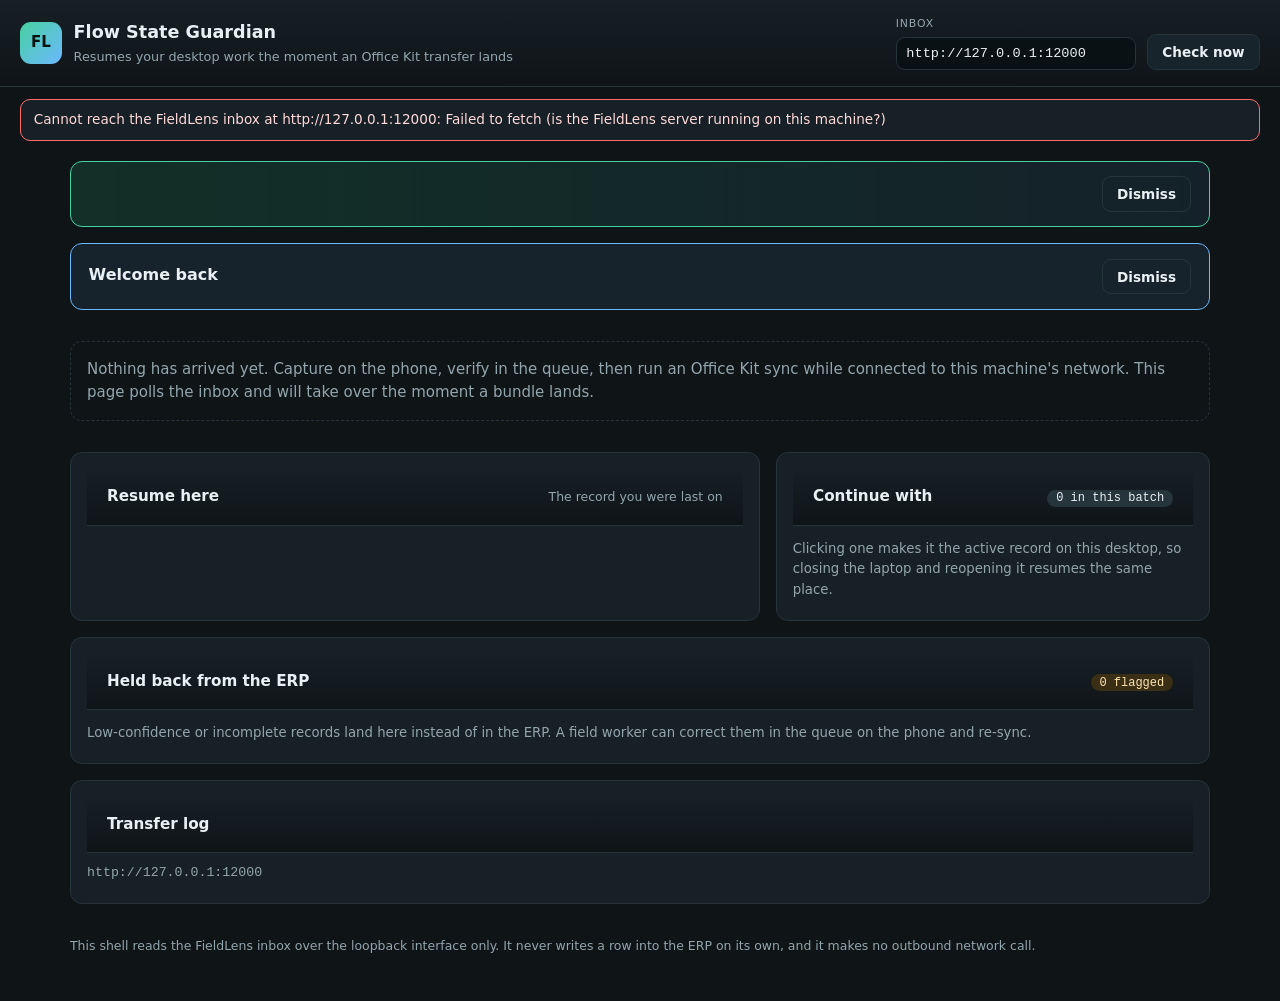
<file: desktop/index.html>
<!DOCTYPE html>
<html lang="en">
<head>
<meta charset="utf-8" />
<meta name="viewport" content="width=device-width, initial-scale=1" />
<title>FieldLens desktop · Flow State Guardian</title>
<link rel="stylesheet" href="./desktop.css" />
</head>
<body>

<header>
  <div class="brand">
    <span class="mark">FL</span>
    <div>
      <h1>Flow State Guardian</h1>
      <p>Resumes your desktop work the moment an Office Kit transfer lands</p>
    </div>
  </div>
  <div class="controls">
    <label>
      <span>Inbox</span>
      <input id="base" value="" placeholder="http://127.0.0.1:12000" />
    </label>
    <button id="refresh">Check now</button>
  </div>
</header>

<p id="status" class="status" data-tone="idle">Starting…</p>

<main>
  <section id="handover" class="banner handover" hidden>
    <div>
      <h2 id="handover-title"></h2>
      <p id="handover-detail" class="meta"></p>
    </div>
    <button id="dismiss-handover" class="ghost">Dismiss</button>
  </section>

  <section id="resume-banner" class="banner resume" hidden>
    <div>
      <h2>Welcome back</h2>
      <p id="resume-detail" class="meta"></p>
    </div>
    <button id="dismiss-resume" class="ghost">Dismiss</button>
  </section>

  <p id="empty" class="empty">
    Nothing has arrived yet. Capture on the phone, verify in the queue, then run an Office Kit
    sync while connected to this machine's network. This page polls the inbox and will take over
    the moment a bundle lands.
  </p>

  <section class="layout">
    <article class="card active">
      <header class="card-head">
        <h2>Resume here</h2>
        <span class="hint">The record you were last on</span>
      </header>
      <div id="active"></div>
    </article>

    <aside class="card">
      <header class="card-head">
        <h2>Continue with</h2>
        <span class="badge"><span id="continuation-count">0</span> in this batch</span>
      </header>
      <ul id="continuation" class="rows"></ul>
      <p class="meta">Clicking one makes it the active record on this desktop, so closing the laptop and reopening it resumes the same place.</p>
    </aside>
  </section>

  <section class="card">
    <header class="card-head">
      <h2>Held back from the ERP</h2>
      <span class="badge warn"><span id="review-count">0</span> flagged</span>
    </header>
    <ul id="review-list" class="rows"></ul>
    <p class="meta">
      Low-confidence or incomplete records land here instead of in the ERP. A field worker can
      correct them in the queue on the phone and re-sync.
    </p>
  </section>

  <section class="card">
    <header class="card-head">
      <h2>Transfer log</h2>
    </header>
    <p id="transfer-meta" class="meta"></p>
    <p class="meta mono" id="base-url"></p>
  </section>
</main>

<footer>
  <p>
    This shell reads the FieldLens inbox over the loopback interface only. It never writes a row
    into the ERP on its own, and it makes no outbound network call.
  </p>
</footer>

<script type="module" src="./desktop.js"></script>
</body>
</html>
</file>
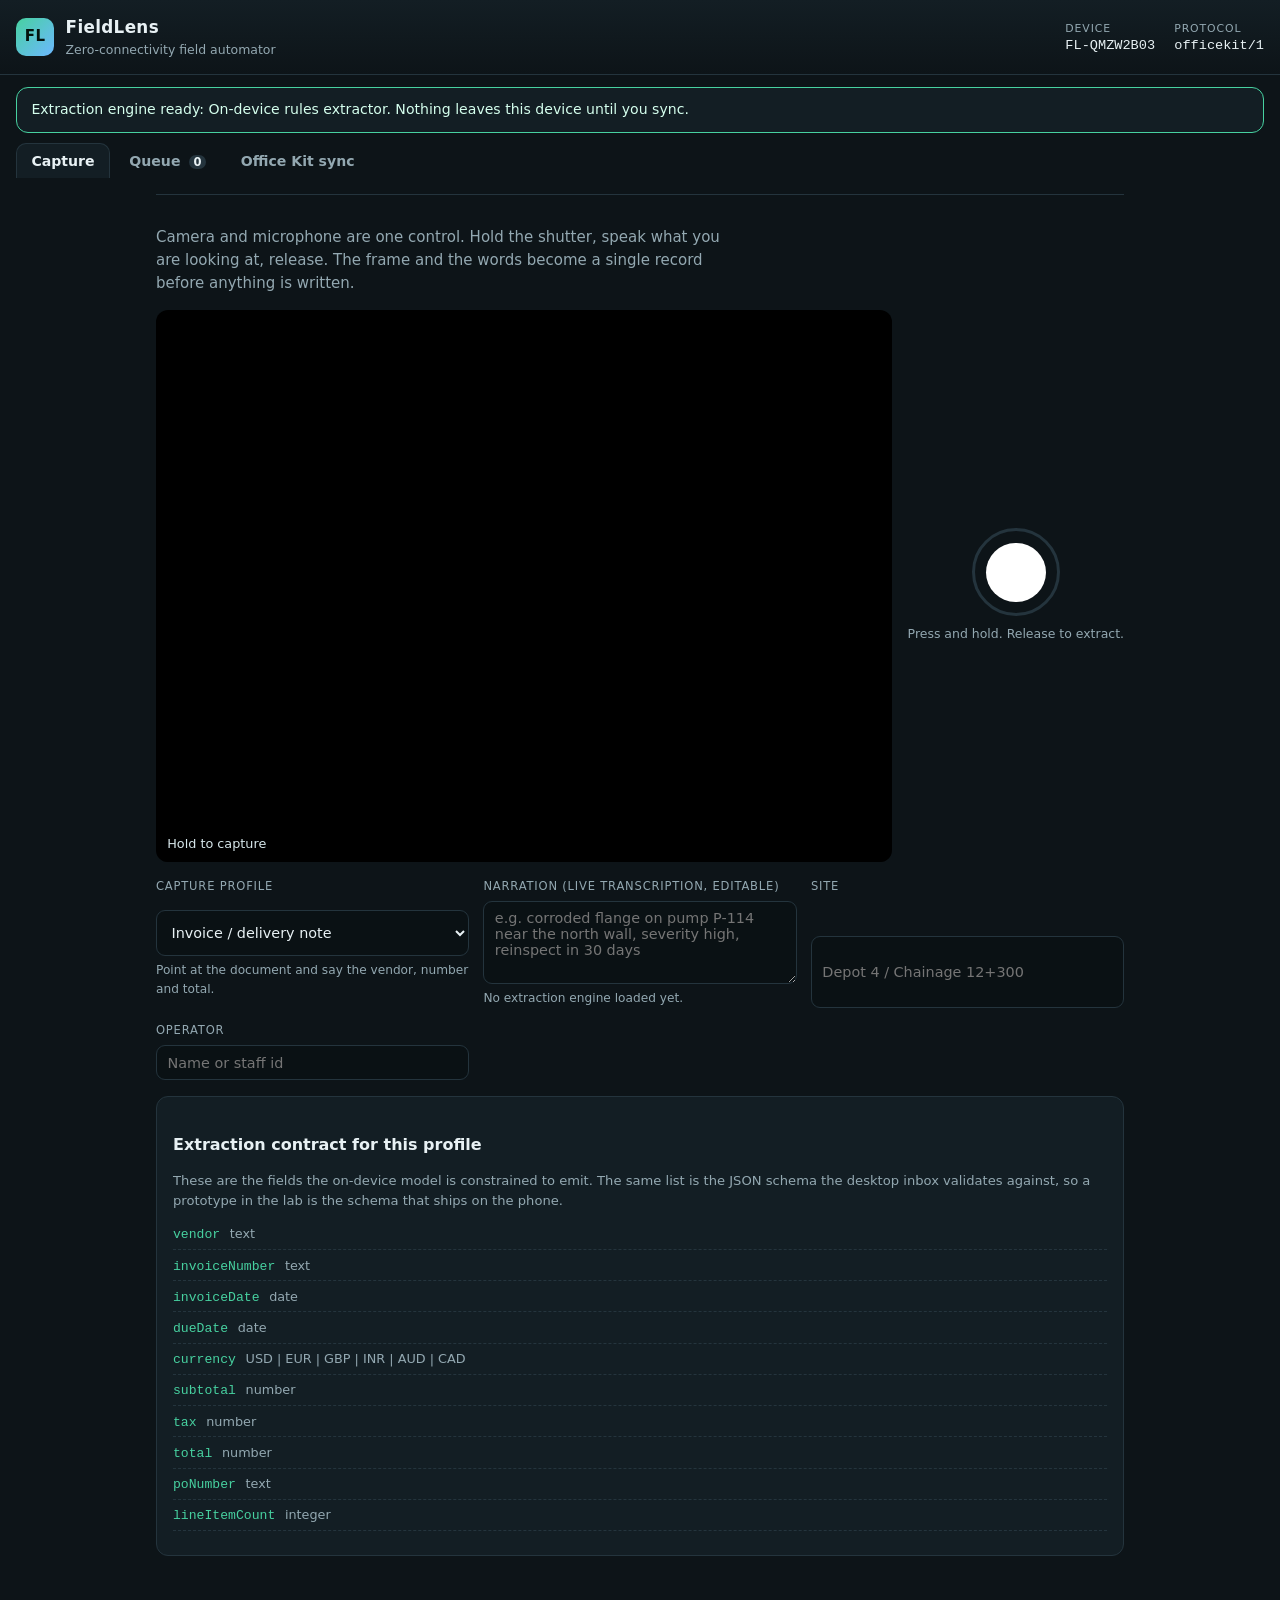
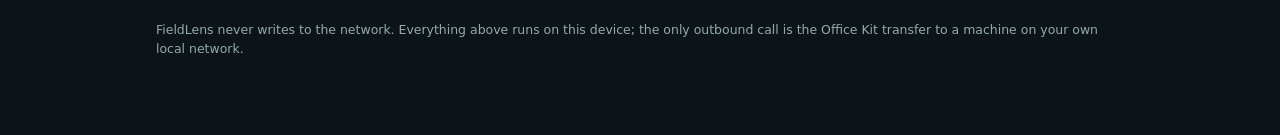
<file: fieldlens/static/index.html>
<!DOCTYPE html>
<html lang="en">
<head>
<meta charset="utf-8" />
<meta name="viewport" content="width=device-width, initial-scale=1, viewport-fit=cover" />
<meta name="theme-color" content="#101820" />
<title>FieldLens · offline field capture</title>
<link rel="manifest" href="./manifest.webmanifest" />
<link rel="stylesheet" href="./styles.css" />
</head>
<body data-busy="0">

<header class="topbar">
  <div class="brand">
    <span class="mark">FL</span>
    <div>
      <h1>FieldLens</h1>
      <p>Zero-connectivity field automator</p>
    </div>
  </div>
  <dl class="device">
    <div><dt>Device</dt><dd id="device-id">…</dd></div>
    <div><dt>Protocol</dt><dd id="protocol">officekit/1</dd></div>
  </dl>
</header>

<p id="notice" class="notice" role="status" aria-live="polite" hidden></p>

<nav class="tabs" role="tablist">
  <button role="tab" data-view="capture" aria-selected="true">Capture</button>
  <button role="tab" data-view="queue" aria-selected="false">Queue <span id="depth-total" class="badge">0</span></button>
  <button role="tab" data-view="sync" aria-selected="false">Office Kit sync</button>
</nav>

<main>

  <!-- 1. Multimodal capture -->
  <section data-panel="capture">
    <p class="lede">
      Camera and microphone are one control. Hold the shutter, speak what you are looking at,
      release. The frame and the words become a single record before anything is written.
    </p>

    <div class="capture">
      <div class="viewport">
        <video id="preview" playsinline muted></video>
        <div class="overlay"><span id="shutter-hint">Hold to capture</span></div>
      </div>
      <div class="capture-controls">
        <button id="shutter" class="shutter" aria-label="Hold to capture photo and narration">
          <span class="ring"></span><span class="dot"></span>
        </button>
        <p class="shutter-help">Press and hold. Release to extract.</p>
      </div>
    </div>

    <div class="grid two">
      <label class="field">
        <span class="k">Capture profile</span>
        <select id="kind"></select>
        <small id="profile-hint"></small>
      </label>
      <label class="field">
        <span class="k">Narration (live transcription, editable)</span>
        <textarea id="narration" rows="4" placeholder="e.g. corroded flange on pump P-114 near the north wall, severity high, reinspect in 30 days"></textarea>
        <small id="engine-note"></small>
      </label>
      <label class="field">
        <span class="k">Site</span>
        <input id="site" placeholder="Depot 4 / Chainage 12+300" />
      </label>
      <label class="field">
        <span class="k">Operator</span>
        <input id="operator" placeholder="Name or staff id" />
      </label>
    </div>

    <div id="draft-preview" class="panel" hidden></div>

    <div class="panel">
      <h2>Extraction contract for this profile</h2>
      <p class="meta">
        These are the fields the on-device model is constrained to emit. The same list is the
        JSON schema the desktop inbox validates against, so a prototype in the lab is the schema
        that ships on the phone.
      </p>
      <ul id="field-preview" class="field-preview"></ul>
    </div>
  </section>

  <!-- 3. Local smart sync queue -->
  <section data-panel="queue" hidden>
    <p class="lede">
      Everything here was written with the radio off. Nothing is sent until you have looked at it.
      Ready: <strong id="queue-ready-count">0</strong>.
    </p>
    <div class="depth">
      <div><dt>Ready to send</dt><dd id="depth-ready">0</dd></div>
      <div><dt>Needs review</dt><dd id="depth-review">0</dd></div>
      <div><dt>Stuck / conflict</dt><dd id="depth-stuck">0</dd></div>
    </div>

    <div class="filters">
      <label class="field"><span class="k">Profile</span>
        <select id="queue-filter-kind" onchange="void 0">
          <option value="">All profiles</option>
          <option value="invoice">Invoice / delivery note</option>
          <option value="inspection">Infrastructure inspection</option>
          <option value="inventory">Warehouse shelf</option>
        </select>
      </label>
      <label class="field"><span class="k">Status</span>
        <select id="queue-filter-status">
          <option value="">Any status</option>
          <option value="draft">Draft</option>
          <option value="needs_review">Needs review</option>
          <option value="verified">Verified</option>
          <option value="queued">Queued</option>
          <option value="acked">On desktop</option>
          <option value="conflict">Conflict</option>
          <option value="failed">Failed</option>
        </select>
      </label>
      <button id="clear-acked" class="ghost">Clear delivered records + evidence</button>
    </div>

    <table class="queue">
      <thead>
        <tr><th>Id</th><th>Profile</th><th>Status</th><th>Confidence</th><th>Extracted</th><th></th></tr>
      </thead>
      <tbody id="queue-body"></tbody>
    </table>
    <p id="queue-empty" class="meta" hidden>No records match this filter.</p>

    <div id="record-detail" class="panel" hidden></div>
  </section>

  <!-- 4. Office Kit desktop sync -->
  <section data-panel="sync" hidden>
    <p class="lede">
      Office Kit moves data phone-to-PC over the local link only: office Wi-Fi, a USB tether, or a
      hotspot with no uplink. No cloud relay, no account, no DNS.
    </p>

    <div class="grid two">
      <label class="field">
        <span class="k">Desktop target (host:port)</span>
        <input id="target" value="127.0.0.1:12000" inputmode="url" />
        <small id="target-hint">No target set.</small>
      </label>
      <div class="actions">
        <button id="probe-now">Probe link</button>
        <button id="pair-now">Claim pairing code</button>
      </div>
      <label class="field">
        <span class="k">Transfer note (optional, for the office)</span>
        <input id="sync-note" placeholder="Morning round, Depot 4" />
      </label>
      <div class="actions">
        <button id="sync-now" class="primary">Sync verified records now</button>
        <button id="export-now" class="ghost">Export portable bundle instead</button>
      </div>
    </div>

    <p id="pairing-state" class="meta"></p>
    <p id="send-set" class="meta"></p>

    <div class="panel">
      <h2>Extraction engine on this device</h2>
      <p class="meta">
        The app prefers Phi-3-Vision on the NPU. If this webview cannot host those weights it says
        so and falls back to the deterministic rules extractor rather than showing invented values.
      </p>
      <ul id="engine-attempts" class="attempts"></ul>
    </div>
  </section>

</main>

<footer>
  <p>
    FieldLens never writes to the network. Everything above runs on this device; the only outbound
    call is the Office Kit transfer to a machine on your own local network.
  </p>
</footer>

<script type="module" src="./app.js"></script>
</body>
</html>
</file>
<file: desktop/desktop.css>
:root {
  color-scheme: dark;
  --bg: #0f1417;
  --bg-2: #172026;
  --line: #26343c;
  --ink: #e9f0f3;
  --muted: #93a5ad;
  --accent: #47d1a0;
  --accent-2: #6cb8ff;
  --warn: #f2b344;
  --danger: #ff6b6b;
  --mono: ui-monospace, "SF Mono", Menlo, monospace;
  --sans: system-ui, -apple-system, "Segoe UI", Roboto, sans-serif;
}

* { box-sizing: border-box; }
body { margin: 0; background: var(--bg); color: var(--ink); font: 15px/1.55 var(--sans); }

header {
  display: flex; justify-content: space-between; align-items: center; gap: 1.5rem; flex-wrap: wrap;
  padding: 1rem 1.25rem; border-bottom: 1px solid var(--line);
  background: linear-gradient(180deg, var(--bg-2), var(--bg));
  position: sticky; top: 0; z-index: 5;
}
.brand { display: flex; gap: .75rem; align-items: center; }
.mark {
  display: grid; place-items: center; width: 2.6rem; height: 2.6rem; border-radius: 11px;
  background: linear-gradient(135deg, var(--accent), var(--accent-2)); color: #04120d; font-weight: 800;
}
header h1 { margin: 0; font-size: 1.1rem; }
header p { margin: 0; color: var(--muted); font-size: .8rem; }
.controls { display: flex; gap: .7rem; align-items: end; }
.controls label { display: grid; gap: .25rem; }
.controls span { font-size: .68rem; text-transform: uppercase; letter-spacing: .08em; color: var(--muted); }
.controls input {
  background: #0a1114; border: 1px solid var(--line); color: var(--ink);
  border-radius: 9px; padding: .5rem .6rem; font: .85rem var(--mono); min-width: 15rem;
}
button {
  border: 1px solid var(--line); background: #18242b; color: var(--ink);
  padding: .55rem .9rem; border-radius: 9px; cursor: pointer; font: 600 .85rem var(--sans);
}
button:hover { border-color: var(--accent-2); }
button.primary { background: linear-gradient(135deg, #2c8f6d, #1f6e80); border-color: transparent; }
button.ghost { background: transparent; }

.status { margin: .75rem 1.25rem 0; padding: .6rem .8rem; border-radius: 10px; border: 1px solid var(--line); background: var(--bg-2); font-size: .85rem; color: var(--muted); }
.status[data-tone="ok"] { border-color: #24504a; }
.status[data-tone="error"] { border-color: var(--danger); color: #ffd9d9; }

main { padding: 1.25rem; max-width: 1180px; margin: 0 auto; display: grid; gap: 1rem; }

.banner { display: flex; justify-content: space-between; align-items: center; gap: 1rem; padding: .9rem 1.1rem; border-radius: 12px; border: 1px solid var(--line); }
.banner h2 { margin: 0 0 .2rem; font-size: 1rem; }
.banner.handover { background: linear-gradient(90deg, #123027, #14212a); border-color: var(--accent); }
.banner.resume { background: #16222c; border-color: var(--accent-2); }
.meta { color: var(--muted); font-size: .83rem; margin: .2rem 0; }
.mono { font-family: var(--mono); }
.empty { color: var(--muted); border: 1px dashed var(--line); border-radius: 12px; padding: 1rem; }

.layout { display: grid; grid-template-columns: 1.35fr .85fr; gap: 1rem; }
@media (max-width: 900px) { .layout { grid-template-columns: 1fr; } }

.card { background: var(--bg-2); border: 1px solid var(--line); border-radius: 12px; padding: 1rem; }
.card-head { display: flex; justify-content: space-between; align-items: baseline; gap: .5rem; margin-bottom: .6rem; }
.card-head h2 { margin: 0; font-size: .95rem; }
.hint { color: var(--muted); font-size: .78rem; }
.badge { background: var(--line); border-radius: 999px; padding: .1rem .55rem; font: .75rem var(--mono); }
.badge.warn { background: #3a2f14; color: #ffe4b3; }

.active-head { display: flex; justify-content: space-between; align-items: flex-start; gap: 1rem; flex-wrap: wrap; }
.active-head h3 { margin: 0; font-size: 1.05rem; }
.narrative { font-style: italic; color: #cfe0e6; }

.erp { display: grid; grid-template-columns: repeat(auto-fit, minmax(200px, 1fr)); gap: .4rem; margin: .8rem 0; }
.erp-row { display: grid; grid-template-columns: auto 1fr auto; gap: .5rem; align-items: baseline; border-bottom: 1px dashed var(--line); padding: .25rem 0; }
.erp-key { font-size: .75rem; text-transform: uppercase; letter-spacing: .05em; color: var(--muted); }
.erp-val { font: 600 .9rem var(--mono); }
.erp-row.empty .erp-val { color: var(--danger); }
.erp-src { font-size: .68rem; color: var(--accent-2); }

.rows { list-style: none; padding: 0; margin: 0; display: grid; gap: .35rem; }
.row { display: grid; grid-template-columns: 1fr auto; gap: .15rem .6rem; width: 100%; text-align: left; background: #141d23; }
.row-title { font-weight: 600; font-size: .88rem; }
.row-sum { grid-column: 1; color: var(--muted); font-size: .78rem; }
.rows .pill { grid-column: 2; grid-row: 1 / span 2; align-self: center; }
.rows li { display: grid; gap: .15rem; }

.pill { padding: .12rem .5rem; border-radius: 999px; font-size: .7rem; border: 1px solid var(--line); }
.pill.clean { border-color: var(--accent); color: #b6ffe4; }
.pill.review { border-color: var(--warn); color: #ffe4b3; }

.actions { display: flex; gap: .5rem; flex-wrap: wrap; margin-top: .5rem; }

footer { max-width: 1180px; margin: 0 auto; padding: 0 1.25rem 2rem; color: var(--muted); font-size: .78rem; }
</file>
<file: fieldlens/static/styles.css>
:root {
  color-scheme: dark;
  --bg: #0d1418;
  --bg-2: #131e24;
  --line: #24343d;
  --ink: #e8f1f4;
  --muted: #93a8b1;
  --accent: #47d1a0;
  --accent-2: #6cb8ff;
  --warn: #f2b344;
  --danger: #ff6b6b;
  --radius: 12px;
  --mono: ui-monospace, "SF Mono", "Cascadia Mono", Menlo, monospace;
  --sans: system-ui, -apple-system, "Segoe UI", Roboto, sans-serif;
}

* { box-sizing: border-box; }

body {
  margin: 0;
  background: var(--bg);
  color: var(--ink);
  font: 15px/1.55 var(--sans);
  padding-bottom: 4rem;
}

body[data-busy="1"] { cursor: progress; }
body[data-busy="1"] .shutter { opacity: .5; pointer-events: none; }

/* Header ---------------------------------------------------------- */

.topbar {
  display: flex; justify-content: space-between; align-items: center; gap: 1rem;
  padding: 0.9rem 1rem;
  background: linear-gradient(180deg, var(--bg-2), var(--bg));
  border-bottom: 1px solid var(--line);
  position: sticky; top: 0; z-index: 10;
  flex-wrap: wrap;
}
.brand { display: flex; align-items: center; gap: 0.7rem; }
.mark {
  display: grid; place-items: center;
  width: 2.4rem; height: 2.4rem; border-radius: 10px;
  background: linear-gradient(135deg, var(--accent), var(--accent-2));
  color: #04120d; font-weight: 800; letter-spacing: .04em;
}
.topbar h1 { margin: 0; font-size: 1.05rem; letter-spacing: .02em; }
.topbar p { margin: 0; color: var(--muted); font-size: .78rem; }
.device { display: flex; gap: 1.2rem; margin: 0; }
.device dt { color: var(--muted); font-size: .68rem; text-transform: uppercase; letter-spacing: .08em; }
.device dd { margin: 0; font: 0.85rem var(--mono); }

/* Tabs ------------------------------------------------------------ */

.tabs { display: flex; gap: .25rem; padding: .6rem 1rem 0; overflow-x: auto; }
.tabs button {
  background: transparent; border: 1px solid transparent; border-bottom: none;
  color: var(--muted); padding: .55rem .9rem; border-radius: 10px 10px 0 0;
  font: 600 .88rem var(--sans); cursor: pointer; white-space: nowrap;
}
.tabs button[aria-selected="true"] {
  color: var(--ink); background: var(--bg-2); border-color: var(--line);
}
.badge {
  display: inline-block; min-width: 1.4em; text-align: center;
  background: var(--line); color: var(--ink); border-radius: 999px;
  padding: 0 .4em; font-size: .72rem; margin-left: .3em;
}

/* Layout ---------------------------------------------------------- */

main { padding: 1rem; max-width: 1000px; margin: 0 auto; }
section[data-panel] { border-top: 1px solid var(--line); padding-top: 1rem; }
.lede { color: var(--muted); max-width: 62ch; }
h2 { font-size: 1rem; margin: 1.2rem 0 .4rem; }
.meta { color: var(--muted); font-size: .82rem; }

.notice {
  margin: 0.75rem 1rem 0;
  padding: .7rem .9rem;
  border-radius: var(--radius);
  border: 1px solid var(--line);
  background: var(--bg-2);
  font-size: .88rem;
}
.notice[data-tone="ok"] { border-color: var(--accent); color: #d5ffee; }
.notice[data-tone="warn"] { border-color: var(--warn); color: #ffeccd; }
.notice[data-tone="error"] { border-color: var(--danger); color: #ffd9d9; }

/* Capture --------------------------------------------------------- */

.capture { display: grid; grid-template-columns: 1.6fr auto; gap: 1rem; align-items: center; }
.viewport { position: relative; border-radius: var(--radius); overflow: hidden; background: #000; aspect-ratio: 4/3; }
.viewport video { width: 100%; height: 100%; object-fit: cover; display: block; }
.overlay {
  position: absolute; inset: auto 0 0 0; padding: .5rem .7rem;
  background: linear-gradient(0deg, rgba(0,0,0,.7), transparent);
  font-size: .8rem; color: #d6e6ea;
}
.capture-controls { display: grid; justify-items: center; gap: .5rem; }
.shutter {
  width: 5.5rem; height: 5.5rem; border-radius: 50%;
  background: transparent; border: 3px solid var(--line); position: relative; cursor: pointer;
  touch-action: none;
}
.shutter .dot { position: absolute; inset: .7rem; border-radius: 50%; background: #fff; transition: .15s; }
.shutter .ring { position: absolute; inset: -.5rem; border-radius: 50%; border: 2px solid transparent; transition: .15s; }
.shutter[data-recording="1"] .dot { background: var(--danger); inset: 1.2rem; border-radius: 8px; }
.shutter[data-recording="1"] .ring { border-color: var(--danger); animation: pulse 1.1s infinite; }
@keyframes pulse { 0%,100% { transform: scale(1); opacity: .9; } 50% { transform: scale(1.06); opacity: .5; } }
.shutter-help { color: var(--muted); font-size: .78rem; text-align: center; margin: 0; }

@media (max-width: 680px) {
  .capture { grid-template-columns: 1fr; }
}

/* Fields ---------------------------------------------------------- */

.grid.two { display: grid; grid-template-columns: repeat(auto-fit, minmax(260px, 1fr)); gap: .9rem; margin-top: 1rem; }
.field { display: grid; gap: .3rem; }
.field .k { font-size: .72rem; text-transform: uppercase; letter-spacing: .07em; color: var(--muted); }
.field.req .k::after { content: " *"; color: var(--warn); }
.field input, .field select, .field textarea {
  width: 100%; padding: .55rem .65rem; border-radius: 9px;
  border: 1px solid var(--line); background: #0a1114; color: var(--ink);
  font: .9rem var(--sans);
}
.field textarea { resize: vertical; }
.field input:focus, .field select:focus, .field textarea:focus { outline: 2px solid var(--accent-2); outline-offset: 1px; }
.field small { color: var(--muted); font-size: .76rem; }
.field .src { font-family: var(--mono); color: var(--accent-2); }

.field-preview { list-style: none; padding: 0; margin: .5rem 0; display: grid; gap: .35rem; }
.field-preview li { display: flex; gap: .6rem; align-items: baseline; border-bottom: 1px dashed var(--line); padding-bottom: .3rem; }
.field-preview code { font: .82rem var(--mono); color: var(--accent); }
.field-preview span { color: var(--muted); font-size: .8rem; }

/* Panels and actions --------------------------------------------- */

.panel { background: var(--bg-2); border: 1px solid var(--line); border-radius: var(--radius); padding: 1rem; margin: 1rem 0; }
.actions { display: flex; flex-wrap: wrap; gap: .5rem; align-items: center; }
button {
  border: 1px solid var(--line); background: #18242b; color: var(--ink);
  padding: .55rem .85rem; border-radius: 9px; cursor: pointer; font: 600 .85rem var(--sans);
}
button:hover { border-color: var(--accent-2); }
button.primary { background: linear-gradient(135deg, #2c8f6d, #1f6e80); border-color: transparent; }
button.ghost { background: transparent; }
button.danger { border-color: var(--danger); color: #ffd9d9; }
button[disabled] { opacity: .5; cursor: not-allowed; }

.warnbox { border-left: 3px solid var(--warn); padding-left: .6rem; color: #ffeccd; }
.okbox { border-left: 3px solid var(--accent); padding-left: .6rem; color: #d5ffee; }
.narrative { font-style: italic; color: #cfe0e6; }

.media { display: flex; gap: .8rem; flex-wrap: wrap; align-items: center; margin: .6rem 0; }
.thumb { max-width: 220px; border-radius: 10px; border: 1px solid var(--line); }
.media audio { max-width: 100%; }

/* Queue ----------------------------------------------------------- */

.depth { display: flex; gap: 1.4rem; list-style: none; margin: .6rem 0; flex-wrap: wrap; }
.depth div { background: var(--bg-2); border: 1px solid var(--line); border-radius: 10px; padding: .5rem .9rem; }
.depth dt { color: var(--muted); font-size: .72rem; text-transform: uppercase; letter-spacing: .06em; }
.depth dd { margin: 0; font: 700 1.3rem var(--mono); }

.filters { display: flex; gap: .8rem; align-items: end; flex-wrap: wrap; margin: .8rem 0; }
.filters .field { min-width: 170px; }

table.queue { width: 100%; border-collapse: collapse; font-size: .85rem; }
table.queue th { text-align: left; color: var(--muted); font-size: .72rem; text-transform: uppercase; letter-spacing: .07em; padding: .4rem .5rem; border-bottom: 1px solid var(--line); }
table.queue td { padding: .45rem .5rem; border-bottom: 1px solid var(--line); vertical-align: middle; }
table.queue tr.active { background: #16262c; }
table.queue code { font: .78rem var(--mono); color: var(--accent); }

.pill { padding: .12rem .5rem; border-radius: 999px; font-size: .72rem; border: 1px solid var(--line); }
.pill.verified, .pill.queued { border-color: var(--accent); color: #b6ffe4; }
.pill.needs_review, .pill.draft { border-color: var(--warn); color: #ffe4b3; }
.pill.conflict, .pill.failed { border-color: var(--danger); color: #ffd3d3; }
.pill.acked { border-color: var(--accent-2); color: #cbe8ff; }
.pill.transferring { border-color: var(--accent-2); color: #cbe8ff; }

.attempts { list-style: none; padding: 0; display: grid; gap: .35rem; }
.attempts li { display: flex; gap: .6rem; font-size: .85rem; }
.attempts li.ok strong { color: var(--accent); }
.attempts li.off strong { color: var(--muted); }
.attempts li span { color: var(--muted); }

footer { max-width: 1000px; margin: 2rem auto 0; padding: 0 1rem; color: var(--muted); font-size: .78rem; }
</file>
